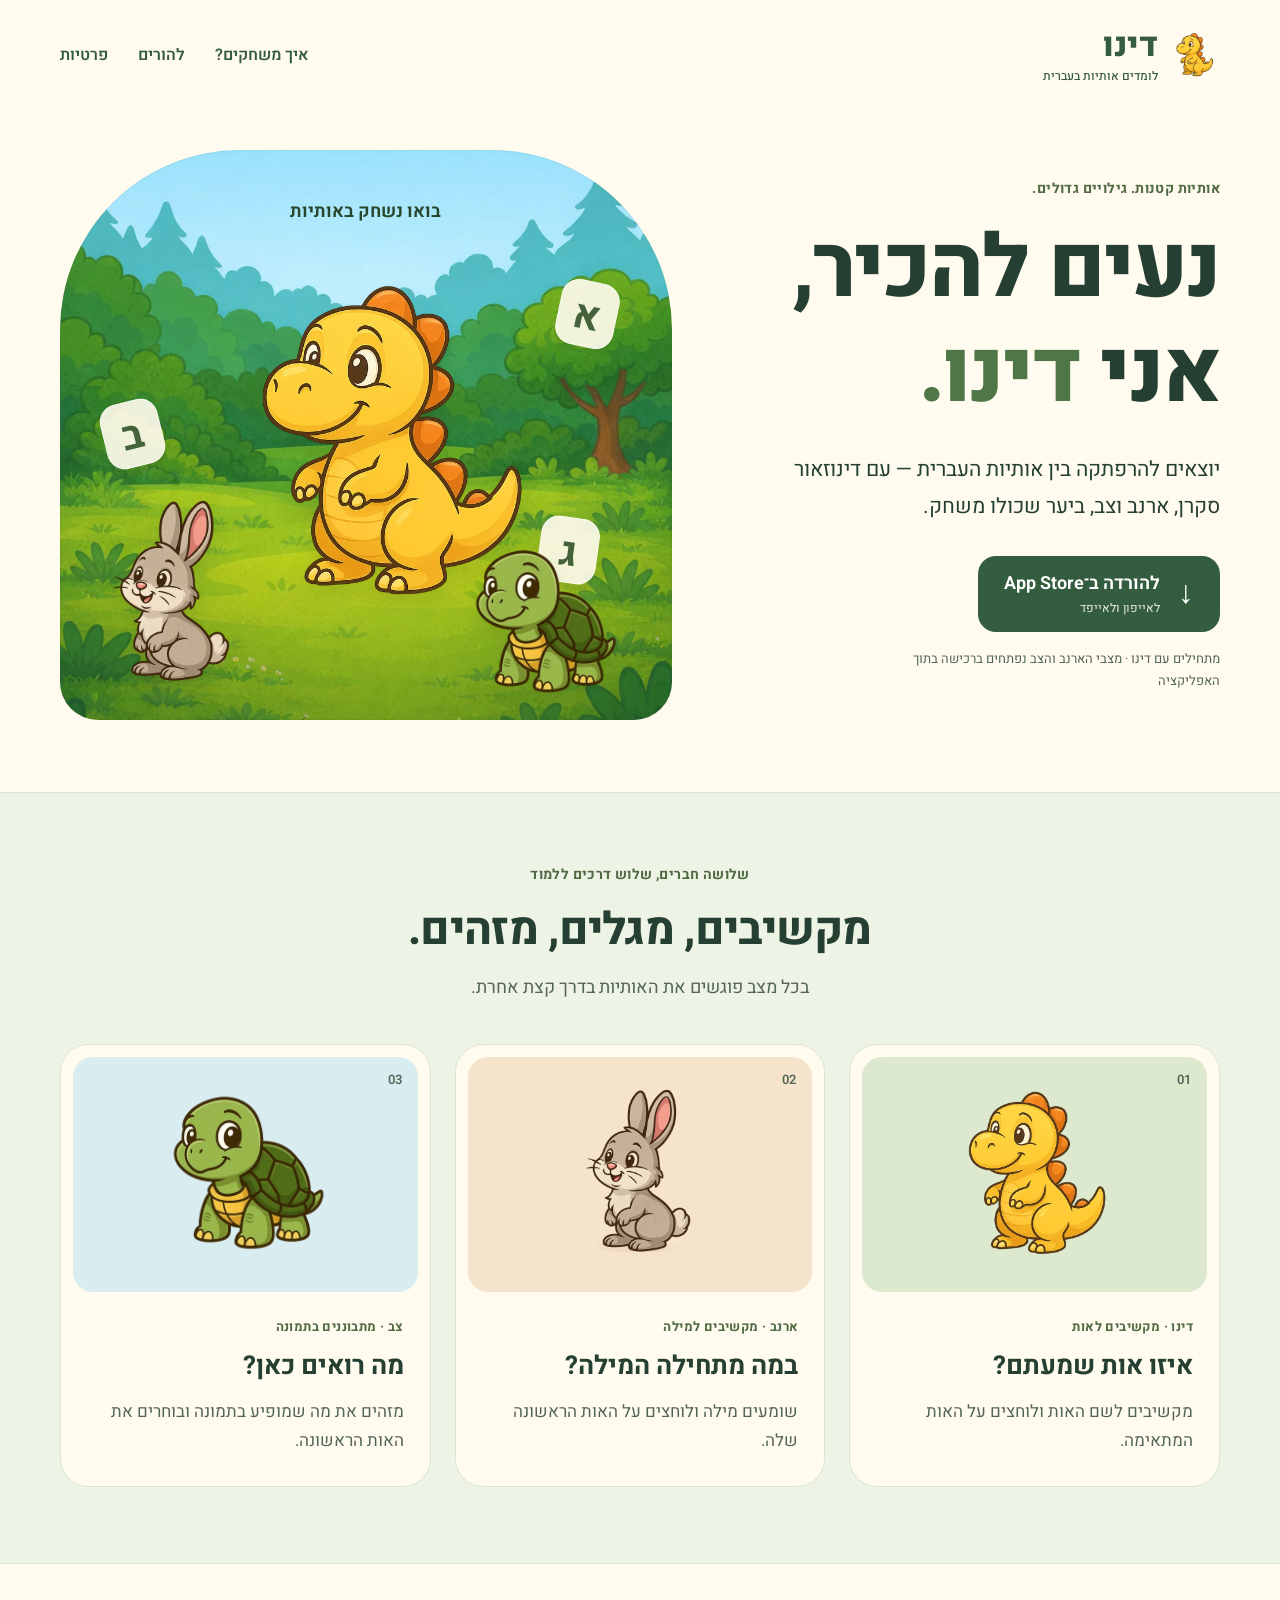
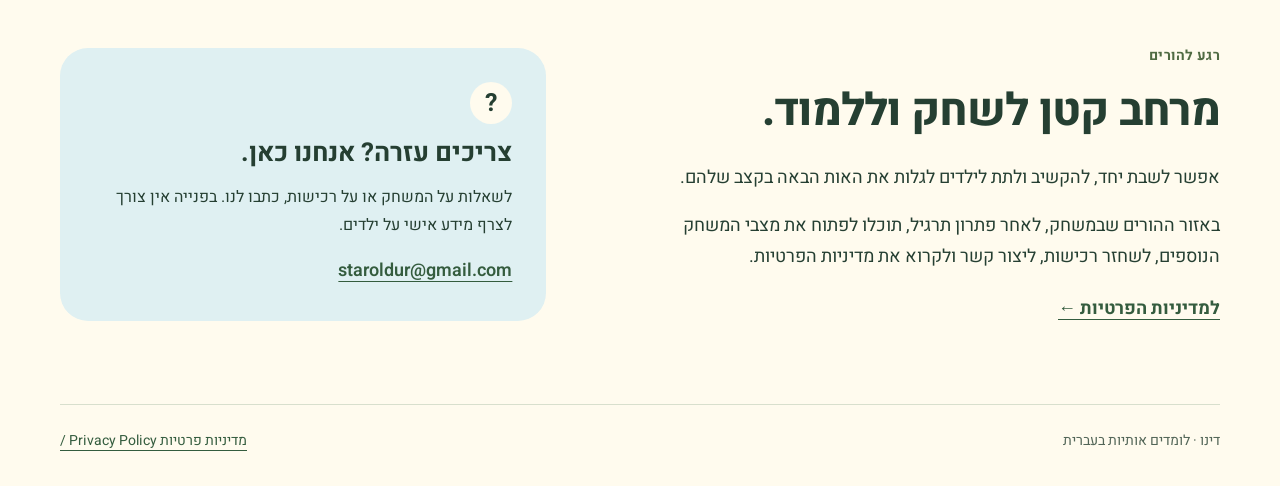
<file: index.html>
<!doctype html>
<html lang="he" dir="rtl">
<head>
  <meta charset="utf-8">
  <meta name="viewport" content="width=device-width, initial-scale=1">
  <meta name="description" content="דינו — משחק ללימוד אותיות בעברית עם דינוזאור, ארנב וצב. שלושה מצבי משחק קטנים בעולם של יער.">
  <meta name="theme-color" content="#eef5e5">
  <title>דינו — לומדים אותיות, משחקים יחד</title>
  <link rel="icon" href="assets/dino.webp" type="image/webp">
  <link rel="stylesheet" href="styles.css">
</head>
<body>
  <a class="skip" href="#main">דילוג לתוכן</a>
  <header class="site-header wrap">
    <a class="brand" href="index.html" aria-label="דינו — עמוד הבית"><img src="assets/dino.webp" width="52" height="52" alt=""><span>דינו<span class="brand-sub">לומדים אותיות בעברית</span></span></a>
    <nav aria-label="ניווט ראשי"><a href="#modes">איך משחקים?</a><a href="#parents">להורים</a><a href="privacy.html">פרטיות</a></nav>
  </header>
  <main id="main">
    <section class="hero wrap" aria-labelledby="hero-title">
      <div class="hero-copy">
        <p class="eyebrow">אותיות קטנות. גילויים גדולים.</p>
        <h1 id="hero-title">נעים להכיר,<br>אני <span>דינו.</span></h1>
        <p class="intro">יוצאים להרפתקה בין אותיות העברית — עם דינוזאור סקרן, ארנב וצב, ביער שכולו משחק.</p>
        <a class="button store" href="https://apps.apple.com/app/id6765877243"><span aria-hidden="true">↓</span><span>להורדה ב־<bdi lang="en" dir="ltr">App Store</bdi><small>לאייפון ולאייפד</small></span></a>
        <p class="caption">מתחילים עם דינו · מצבי הארנב והצב נפתחים ברכישה בתוך האפליקציה</p>
      </div>
      <div class="forest" role="img" aria-label="דינו, הארנב והצב נפגשים ביער של המשחק">
        <span class="forest-note">בואו נשחק באותיות</span>
        <img class="hero-dino" src="assets/dino.webp" width="420" height="420" alt="" fetchpriority="high">
        <img class="hero-bunny" src="assets/bunny.webp" width="240" height="300" alt="">
        <img class="hero-turtle" src="assets/turtle.webp" width="260" height="260" alt="">
        <span class="letter letter-a" aria-hidden="true">א</span><span class="letter letter-b" aria-hidden="true">ב</span><span class="letter letter-c" aria-hidden="true">ג</span>
      </div>
    </section>
    <section class="modes-section" id="modes" aria-labelledby="modes-title">
      <div class="wrap">
        <div class="section-heading"><p class="eyebrow">שלושה חברים, שלוש דרכים ללמוד</p><h2 id="modes-title">מקשיבים, מגלים, מזהים.</h2><p>בכל מצב פוגשים את האותיות בדרך קצת אחרת.</p></div>
        <div class="modes">
          <article class="mode"><div class="portrait mint"><img src="assets/dino.webp" width="220" height="220" alt="דינו הדינוזאור" loading="lazy"><span class="mode-number" aria-hidden="true">01</span></div><div class="mode-copy"><p class="eyebrow">דינו · מקשיבים לאות</p><h3>איזו אות שמעתם?</h3><p>מקשיבים לשם האות ולוחצים על האות המתאימה.</p></div></article>
          <article class="mode"><div class="portrait peach"><img src="assets/bunny.webp" width="220" height="220" alt="הארנב" loading="lazy"><span class="mode-number" aria-hidden="true">02</span></div><div class="mode-copy"><p class="eyebrow">ארנב · מקשיבים למילה</p><h3>במה מתחילה המילה?</h3><p>שומעים מילה ולוחצים על האות הראשונה שלה.</p></div></article>
          <article class="mode"><div class="portrait blue"><img src="assets/turtle.webp" width="220" height="220" alt="הצב" loading="lazy"><span class="mode-number" aria-hidden="true">03</span></div><div class="mode-copy"><p class="eyebrow">צב · מתבוננים בתמונה</p><h3>מה רואים כאן?</h3><p>מזהים את מה שמופיע בתמונה ובוחרים את האות הראשונה.</p></div></article>
        </div>
      </div>
    </section>
    <section class="parents wrap" id="parents" aria-labelledby="parents-title">
      <div><p class="eyebrow">רגע להורים</p><h2 id="parents-title">מרחב קטן לשחק וללמוד.</h2><p>אפשר לשבת יחד, להקשיב ולתת לילדים לגלות את האות הבאה בקצב שלהם.</p><p>באזור ההורים שבמשחק, לאחר פתרון תרגיל, תוכלו לפתוח את מצבי המשחק הנוספים, לשחזר רכישות, ליצור קשר ולקרוא את מדיניות הפרטיות.</p><a class="text-link" href="privacy.html">למדיניות הפרטיות <span aria-hidden="true">←</span></a></div>
      <aside class="support" aria-labelledby="support-title"><span class="support-mark" aria-hidden="true">?</span><h3 id="support-title">צריכים עזרה? אנחנו כאן.</h3><p>לשאלות על המשחק או על רכישות, כתבו לנו. בפנייה אין צורך לצרף מידע אישי על ילדים.</p><a href="mailto:staroldur@gmail.com"><bdi dir="ltr">staroldur@gmail.com</bdi></a></aside>
    </section>
  </main>
  <footer class="wrap site-footer"><span>דינו · לומדים אותיות בעברית</span><a href="privacy.html">מדיניות פרטיות <span lang="en" dir="ltr">/ Privacy Policy</span></a></footer>
</body>
</html>
</file>
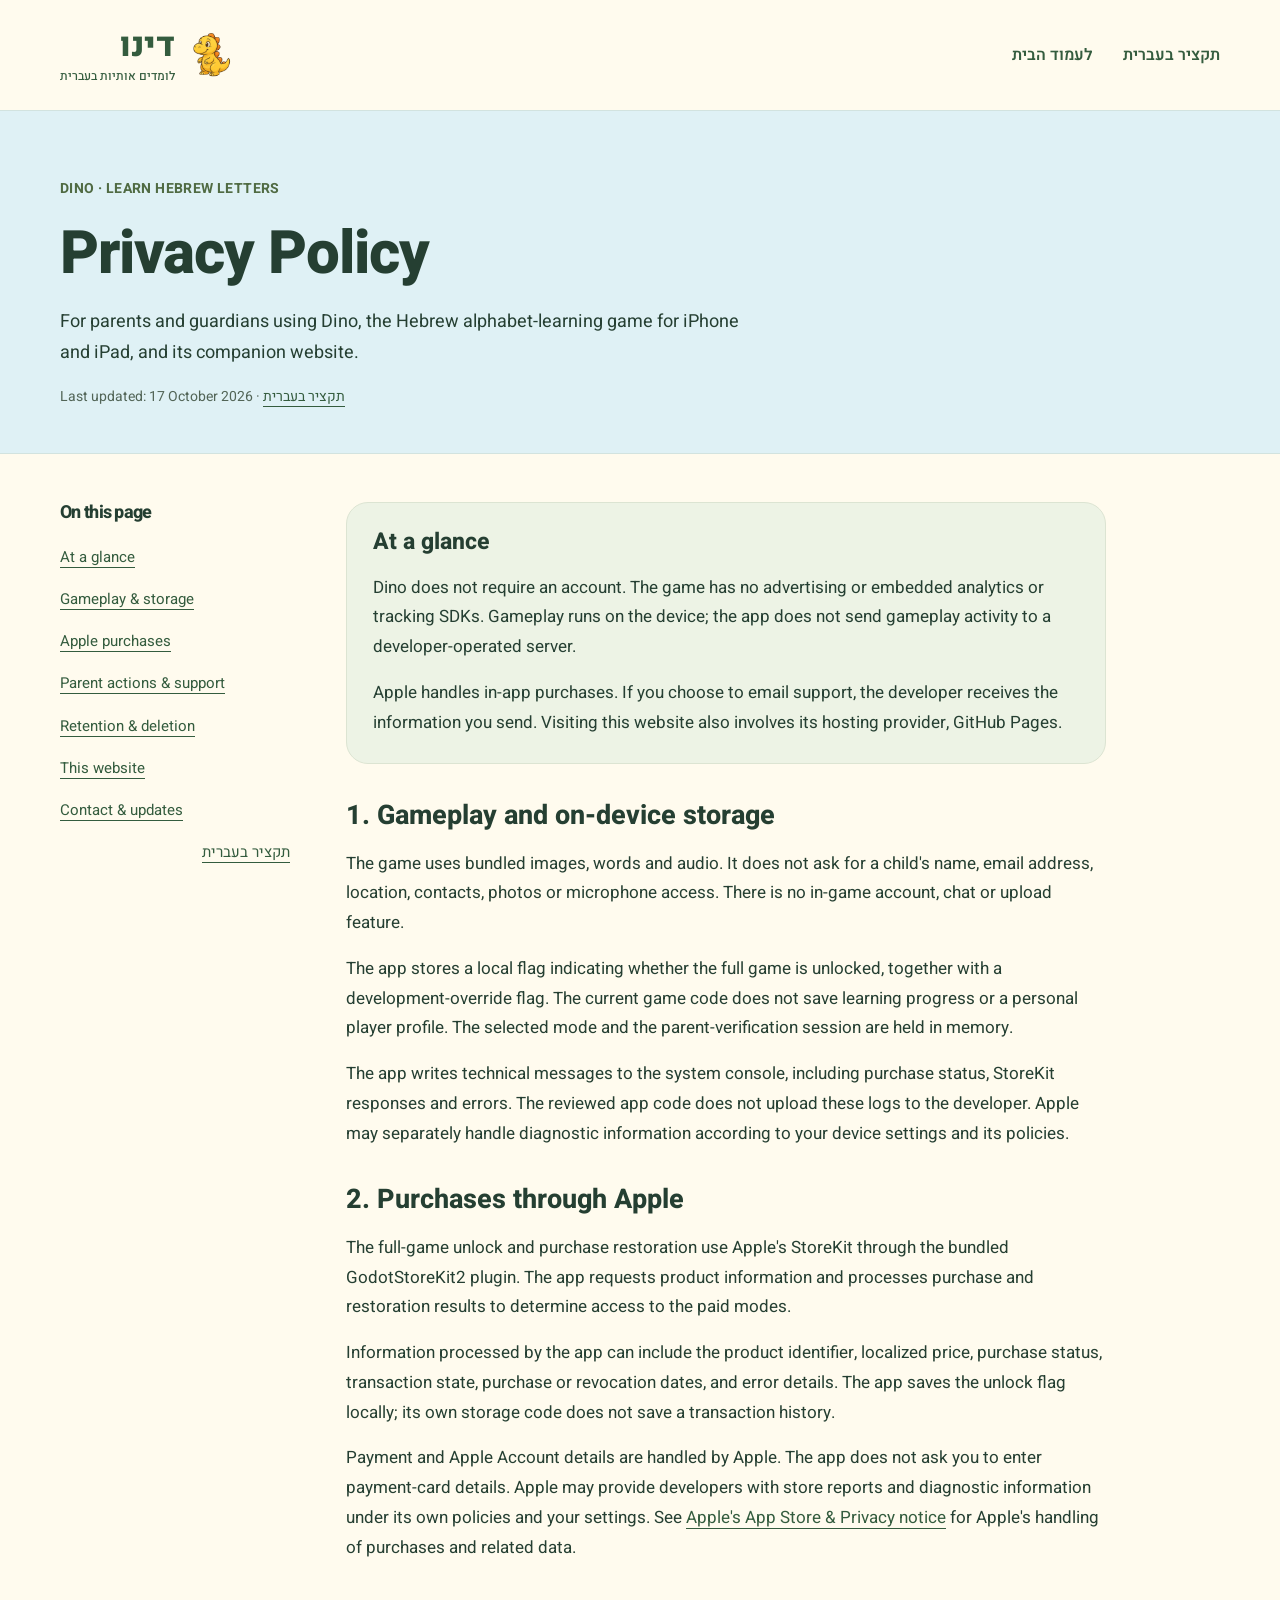
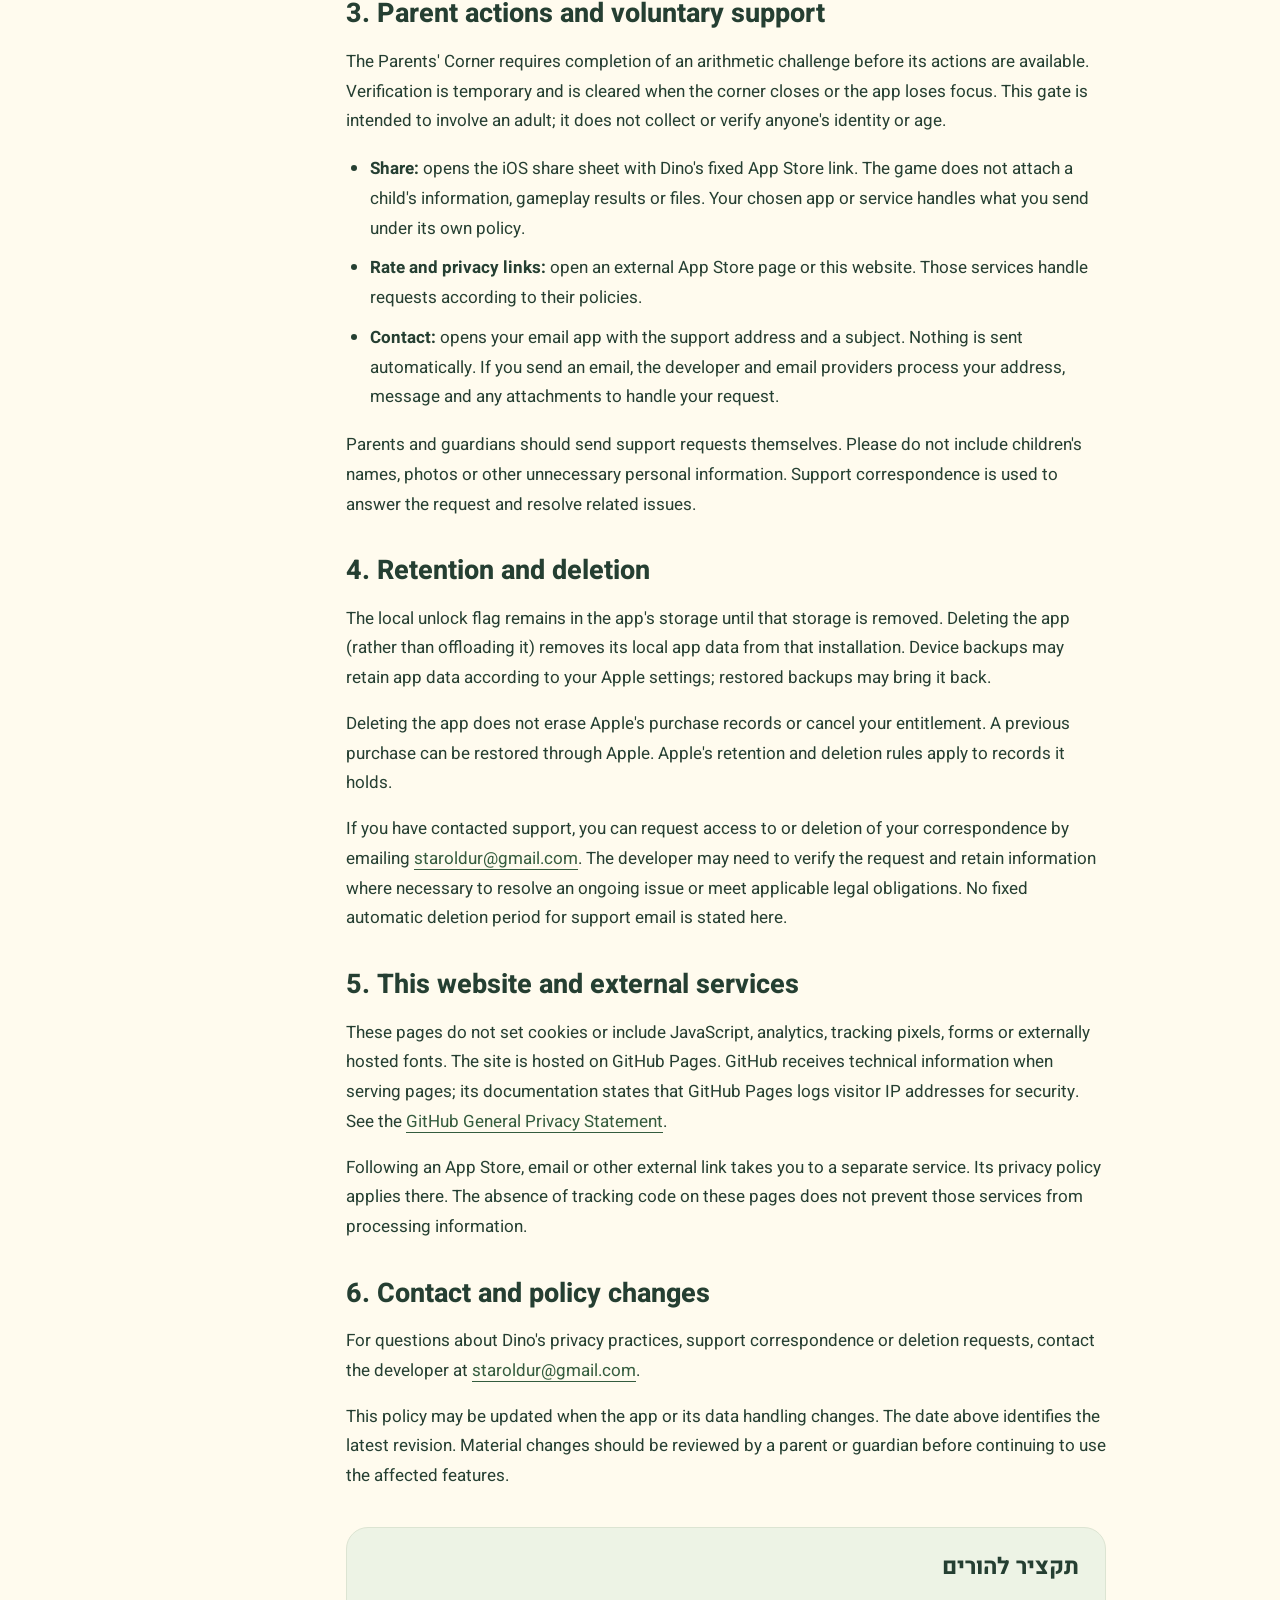
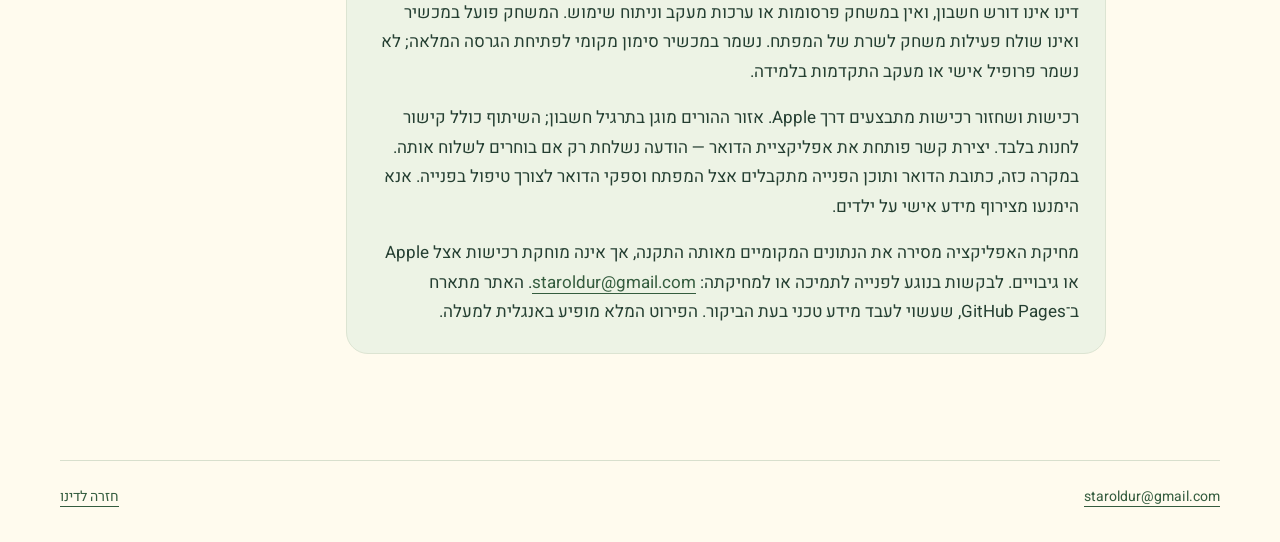
<file: privacy.html>
<!doctype html>
<html lang="en" dir="ltr">
<head>
  <meta charset="utf-8">
  <meta name="viewport" content="width=device-width, initial-scale=1">
  <meta name="description" content="Dino privacy policy: on-device storage, Apple purchases, parental controls, sharing and support correspondence.">
  <meta name="theme-color" content="#dff1f5">
  <title>Privacy Policy · Dino | מדיניות פרטיות</title>
  <link rel="icon" href="assets/dino.webp" type="image/webp">
  <link rel="stylesheet" href="styles.css">
</head>
<body>
  <a class="skip" href="#main">Skip to content</a>
  <header class="site-header wrap">
    <a class="brand" href="index.html" lang="he" dir="rtl" aria-label="דינו — עמוד הבית"><img src="assets/dino.webp" width="52" height="52" alt=""><span>דינו<span class="brand-sub">לומדים אותיות בעברית</span></span></a>
    <nav aria-label="Main navigation"><a href="index.html" lang="he" dir="rtl">לעמוד הבית</a><a href="#hebrew" lang="he" dir="rtl">תקציר בעברית</a></nav>
  </header>
  <main id="main">
    <div class="policy-header"><div class="wrap"><p class="eyebrow">DINO · LEARN HEBREW LETTERS</p><h1>Privacy Policy</h1><p>For parents and guardians using Dino, the Hebrew alphabet-learning game for iPhone and iPad, and its companion website.</p><p class="policy-meta">Last updated: <time datetime="2026-10-17">17 October 2026</time> · <a href="#hebrew" lang="he" dir="rtl">תקציר בעברית</a></p></div></div>
    <div class="wrap policy-layout">
      <nav class="policy-nav" aria-label="On this page"><h2>On this page</h2><a href="#overview">At a glance</a><a href="#game">Gameplay &amp; storage</a><a href="#purchases">Apple purchases</a><a href="#parents">Parent actions &amp; support</a><a href="#retention">Retention &amp; deletion</a><a href="#website">This website</a><a href="#contact">Contact &amp; updates</a><a href="#hebrew" lang="he" dir="rtl">תקציר בעברית</a></nav>
      <div class="policy-content">
        <section class="summary" id="overview" aria-labelledby="overview-title"><h2 id="overview-title">At a glance</h2><p>Dino does not require an account. The game has no advertising or embedded analytics or tracking SDKs. Gameplay runs on the device; the app does not send gameplay activity to a developer-operated server.</p><p>Apple handles in-app purchases. If you choose to email support, the developer receives the information you send. Visiting this website also involves its hosting provider, GitHub Pages.</p></section>
        <section id="game" aria-labelledby="game-title"><h2 id="game-title">1. Gameplay and on-device storage</h2><p>The game uses bundled images, words and audio. It does not ask for a child's name, email address, location, contacts, photos or microphone access. There is no in-game account, chat or upload feature.</p><p>The app stores a local flag indicating whether the full game is unlocked, together with a development-override flag. The current game code does not save learning progress or a personal player profile. The selected mode and the parent-verification session are held in memory.</p><p>The app writes technical messages to the system console, including purchase status, StoreKit responses and errors. The reviewed app code does not upload these logs to the developer. Apple may separately handle diagnostic information according to your device settings and its policies.</p></section>
        <section id="purchases" aria-labelledby="purchases-title"><h2 id="purchases-title">2. Purchases through Apple</h2><p>The full-game unlock and purchase restoration use Apple's StoreKit through the bundled GodotStoreKit2 plugin. The app requests product information and processes purchase and restoration results to determine access to the paid modes.</p><p>Information processed by the app can include the product identifier, localized price, purchase status, transaction state, purchase or revocation dates, and error details. The app saves the unlock flag locally; its own storage code does not save a transaction history.</p><p>Payment and Apple Account details are handled by Apple. The app does not ask you to enter payment-card details. Apple may provide developers with store reports and diagnostic information under its own policies and your settings. See <a href="https://www.apple.com/legal/privacy/data/en/app-store/">Apple's App Store &amp; Privacy notice</a> for Apple's handling of purchases and related data.</p></section>
        <section id="parents" aria-labelledby="parents-title"><h2 id="parents-title">3. Parent actions and voluntary support</h2><p>The Parents' Corner requires completion of an arithmetic challenge before its actions are available. Verification is temporary and is cleared when the corner closes or the app loses focus. This gate is intended to involve an adult; it does not collect or verify anyone's identity or age.</p><ul><li><strong>Share:</strong> opens the iOS share sheet with Dino's fixed App Store link. The game does not attach a child's information, gameplay results or files. Your chosen app or service handles what you send under its own policy.</li><li><strong>Rate and privacy links:</strong> open an external App Store page or this website. Those services handle requests according to their policies.</li><li><strong>Contact:</strong> opens your email app with the support address and a subject. Nothing is sent automatically. If you send an email, the developer and email providers process your address, message and any attachments to handle your request.</li></ul><p>Parents and guardians should send support requests themselves. Please do not include children's names, photos or other unnecessary personal information. Support correspondence is used to answer the request and resolve related issues.</p></section>
        <section id="retention" aria-labelledby="retention-title"><h2 id="retention-title">4. Retention and deletion</h2><p>The local unlock flag remains in the app's storage until that storage is removed. Deleting the app (rather than offloading it) removes its local app data from that installation. Device backups may retain app data according to your Apple settings; restored backups may bring it back.</p><p>Deleting the app does not erase Apple's purchase records or cancel your entitlement. A previous purchase can be restored through Apple. Apple's retention and deletion rules apply to records it holds.</p><p>If you have contacted support, you can request access to or deletion of your correspondence by emailing <a href="mailto:staroldur@gmail.com">staroldur@gmail.com</a>. The developer may need to verify the request and retain information where necessary to resolve an ongoing issue or meet applicable legal obligations. No fixed automatic deletion period for support email is stated here.</p></section>
        <section id="website" aria-labelledby="website-title"><h2 id="website-title">5. This website and external services</h2><p>These pages do not set cookies or include JavaScript, analytics, tracking pixels, forms or externally hosted fonts. The site is hosted on GitHub Pages. GitHub receives technical information when serving pages; its documentation states that GitHub Pages logs visitor IP addresses for security. See the <a href="https://docs.github.com/en/site-policy/privacy-policies/github-general-privacy-statement">GitHub General Privacy Statement</a>.</p><p>Following an App Store, email or other external link takes you to a separate service. Its privacy policy applies there. The absence of tracking code on these pages does not prevent those services from processing information.</p></section>
        <section id="contact" aria-labelledby="contact-title"><h2 id="contact-title">6. Contact and policy changes</h2><p>For questions about Dino's privacy practices, support correspondence or deletion requests, contact the developer at <a href="mailto:staroldur@gmail.com">staroldur@gmail.com</a>.</p><p>This policy may be updated when the app or its data handling changes. The date above identifies the latest revision. Material changes should be reviewed by a parent or guardian before continuing to use the affected features.</p></section>
        <section class="summary" id="hebrew" lang="he" dir="rtl" aria-labelledby="hebrew-title"><h2 id="hebrew-title">תקציר להורים</h2><p>דינו אינו דורש חשבון, ואין במשחק פרסומות או ערכות מעקב וניתוח שימוש. המשחק פועל במכשיר ואינו שולח פעילות משחק לשרת של המפתח. נשמר במכשיר סימון מקומי לפתיחת הגרסה המלאה; לא נשמר פרופיל אישי או מעקב התקדמות בלמידה.</p><p>רכישות ושחזור רכישות מתבצעים דרך Apple. אזור ההורים מוגן בתרגיל חשבון; השיתוף כולל קישור לחנות בלבד. יצירת קשר פותחת את אפליקציית הדואר — הודעה נשלחת רק אם בוחרים לשלוח אותה. במקרה כזה, כתובת הדואר ותוכן הפנייה מתקבלים אצל המפתח וספקי הדואר לצורך טיפול בפנייה. אנא הימנעו מצירוף מידע אישי על ילדים.</p><p>מחיקת האפליקציה מסירה את הנתונים המקומיים מאותה התקנה, אך אינה מוחקת רכישות אצל Apple או גיבויים. לבקשות בנוגע לפנייה לתמיכה או למחיקתה: <a href="mailto:staroldur@gmail.com"><bdi dir="ltr">staroldur@gmail.com</bdi></a>. האתר מתארח ב־<bdi lang="en" dir="ltr">GitHub Pages</bdi>, שעשוי לעבד מידע טכני בעת הביקור. הפירוט המלא מופיע באנגלית למעלה.</p></section>
      </div>
    </div>
  </main>
  <footer class="wrap site-footer"><a href="index.html" lang="he" dir="rtl">חזרה לדינו</a><a href="mailto:staroldur@gmail.com">staroldur@gmail.com</a></footer>
</body>
</html>
</file>
<file: styles.css>
@font-face {
  font-family:Heebo;
  src:url('assets/Heebo.ttf') format('truetype');
  font-style:normal;
  font-weight:100 900;
  font-display:swap
}
:root {
  --cream:#fffbee;
  --ink:#253f32;
  --green:#345c3e;
  --muted:#526557;
  --line:#d8dfcd;
  --sky:#dff1f5
}
* {
  box-sizing:border-box
}
html {
  scroll-behavior:smooth;
  scroll-padding-top:24px
}
body {
  margin:0;
  background:var(--cream);
  color:var(--ink);
  font-family:Heebo,Arial,sans-serif;
  font-size:18px;
  line-height:1.75
}
a {
  color:var(--green);
  text-underline-offset:5px
}
a:hover {
  text-decoration-thickness:2px
}
a:focus-visible {
  outline:3px solid #92501e;
  outline-offset:5px;
  border-radius:4px
}
img {
  max-width:100%;
  height:auto
}
h1,h2,h3,p {
  margin:0
}
h1,h2,h3 {
  line-height:1.2
}
h1 {
  font-size:clamp(58px,6.8vw,94px);
  font-weight:800;
  letter-spacing:-2px
}
h1 span {
  color:#4e7647
}
h2 {
  font-size:clamp(30px,3.5vw,46px);
  font-weight:750;
  letter-spacing:-.7px
}
h3 {
  font-size:26px
}
p+p {
  margin-top:16px
}
.wrap {
  width:min(1160px,calc(100% - 64px));
  margin-inline:auto
}
.site-header {
  display:flex;
  align-items:center;
  justify-content:space-between;
  gap:24px;
  padding-block:25px
}
.brand {
  display:flex;
  align-items:center;
  gap:10px;
  font-size:33px;
  font-weight:800;
  text-decoration:none;
  line-height:1
}
.brand img {
  object-fit:contain;
  width:52px;
  height:60px
}
.brand-sub {
  display:block;
  font-size:12px;
  font-weight:500;
  margin-top:8px;
  letter-spacing:0
}
.site-header nav {
  display:flex;
  gap:30px;
  font-size:16px;
  font-weight:600
}
.site-header nav a {
  text-decoration:none
}
.site-header nav a:hover {
  text-decoration:underline
}
.skip {
  position:absolute;
  top:-100px;
  right:16px;
  z-index:10;
  background:white;
  padding:12px
}
.skip:focus {
  top:12px
}
.hero {
  display:grid;
  grid-template-columns: .9fr 1.1fr;
  gap:48px;
  align-items:center;
  padding-block:40px 72px
}
.eyebrow {
  font-size:14px;
  letter-spacing:.4px;
  font-weight:700;
  color:#506b43;
  margin-bottom:16px
}
.intro {
  font-size:21px;
  max-width:430px;
  margin-top:26px
}
.button {
  display:inline-flex;
  align-items:center;
  justify-content:center;
  gap:18px;
  border-radius:18px;
  background:var(--green);
  color:white;
  padding:15px 26px;
  text-decoration:none;
  font-size:18px;
  font-weight:650;
  line-height:1.4;
  min-height:64px
}
.button:hover {
  background:#26482e
}
.store {
  margin-top:30px
}
.store>span:first-child {
  font-size:32px;
  font-weight:400
}
.store small {
  display:block;
  font-size:12px;
  font-weight:400;
  opacity:.9;
  margin-top:4px
}
.caption {
  font-size:13px;
  color:var(--muted);
  margin-top:16px;
  max-width:340px
}
.forest {
  position:relative;
  isolation:isolate;
  height:570px;
  border-radius:180px 180px 38px 38px;
  background:#b6d9bc url('assets/forest.webp') center/cover;
  overflow:hidden;
  box-shadow:inset 0 0 0 1px #253f3210
}
.forest:after {
  content:'';
  position:absolute;
  inset:60% 0 0;
  background:linear-gradient(transparent,#27472635);
  z-index:-1
}
.forest-note {
  position:absolute;
  top:46px;
  inset-inline:0;
  text-align:center;
  font-size:18px;
  font-weight:650;
  color:#27472d
}
.forest img {
  position:absolute;
  object-fit:contain;
  filter:drop-shadow(0 12px 10px #244b2422)
}
.hero-dino {
  width:67%;
  height:65%;
  left:20%;
  top:19%;
  z-index:2
}
.hero-bunny {
  width:37%;
  height:40%;
  left:0;
  bottom:2%;
  z-index:3
}
.hero-turtle {
  width:42%;
  height:32%;
  right:0;
  bottom:1%;
  z-index:3
}
.letter {
  position:absolute;
  background:#fffbeee8;
  border:1px solid #fff9;
  border-radius:18px;
  width:59px;
  height:66px;
  display:grid;
  place-items:center;
  font-size:40px;
  font-weight:700;
  color:#45623a;
  box-shadow:0 6px 0 #3553291c
}
.letter-a {
  top:23%;
  right:9%;
  transform:rotate(12deg)
}
.letter-b {
  top:44%;
  left:7%;
  transform:rotate(-14deg)
}
.letter-c {
  bottom:24%;
  right:12%;
  transform:rotate(8deg)
}
.modes-section {
  background:#edf3e5;
  padding-block:70px 76px;
  border-block:1px solid #dce5d4
}
.section-heading {
  text-align:center;
  margin-bottom:40px
}
.section-heading>p:last-child {
  color:var(--muted);
  margin-top:15px
}
.modes {
  display:grid;
  grid-template-columns:repeat(3,1fr);
  gap:24px
}
.mode {
  background:var(--cream);
  border-radius:28px;
  overflow:hidden;
  border:1px solid #dce4d2
}
.portrait {
  height:235px;
  position:relative;
  display:flex;
  align-items:center;
  justify-content:center;
  margin:12px;
  border-radius:20px
}
.portrait img {
  width:195px;
  height:205px;
  object-fit:contain
}
.mint {
  background:#dce9cf
}
.peach {
  background:#f5e3cb
}
.blue {
  background:#d9edf0
}
.mode-number {
  position:absolute;
  top:12px;
  inset-inline-start:16px;
  font-size:13px;
  font-weight:600;
  color:#526557
}
.mode-copy {
  padding:12px 26px 30px
}
.mode-copy .eyebrow {
  font-size:13px;
  margin-bottom:12px
}
.mode-copy p:last-child {
  font-size:17px;
  color:var(--muted);
  margin-top:15px
}
.parents {
  display:grid;
  grid-template-columns:1.2fr 1fr;
  gap:90px;
  align-items:center;
  padding-block:80px
}
.parents h2 {
  margin-bottom:24px
}
.parents p {
  max-width:600px
}
.text-link {
  display:inline-block;
  margin-top:20px;
  font-weight:700
}
.support {
  background:#dff0f2;
  border-radius:28px;
  padding:34px
}
.support h3 {
  margin-block:14px
}
.support p {
  font-size:16px;
  margin-bottom:16px
}
.support>a {
  font-size:18px;
  font-weight:600;
  overflow-wrap:anywhere
}
.support-mark {
  display:grid;
  place-items:center;
  background:#fffbee;
  border-radius:50%;
  width:42px;
  height:42px;
  font-size:25px;
  font-weight:700
}
.site-footer {
  border-top:1px solid var(--line);
  padding-block:24px 32px;
  display:flex;
  justify-content:space-between;
  gap:24px;
  font-size:14px;
  color:var(--muted)
}
.policy-header {
  background:var(--sky);
  padding:50px 0 44px;
  border-block:1px solid #d2e3df
}
.policy-header h1 {
  font-size:clamp(36px,5vw,60px);
  letter-spacing:-1px
}
.policy-header p {
  margin-top:16px;
  max-width:700px
}
.policy-meta {
  font-size:14px;
  color:var(--muted)
}
.policy-layout {
  display:grid;
  grid-template-columns:230px minmax(0,760px);
  gap:56px;
  padding-block:48px 70px;
  align-items:start
}
.policy-nav {
  position:sticky;
  top:24px;
  font-size:15px
}
.policy-nav h2 {
  font-size:18px;
  margin-bottom:12px
}
.policy-nav a {
  display:block;
  padding-block:8px;
  min-height:40px
}
.policy-content {
  min-width:0
}
.policy-content section {
  margin-bottom:36px;
  scroll-margin-top:24px
}
.policy-content h2 {
  font-size:27px;
  letter-spacing:0;
  margin-bottom:16px
}
.policy-content h3 {
  font-size:21px;
  margin-bottom:12px
}
.policy-content p,.policy-content li {
  font-size:17px
}
.policy-content ul {
  padding-inline-start:24px
}
.policy-content li {
  margin-block:10px
}
.summary {
  padding:26px;
  background:#edf3e5;
  border-radius:22px;
  border:1px solid #dce4d2
}
.summary h2 {
  font-size:23px
}
.policy-content a {
  overflow-wrap:anywhere
}
.policy-content .updated {
  font-size:14px;
  color:var(--muted)
}
@media(max-width:900px) {
  .hero {
    gap:28px
  }
  .forest {
    height:500px
  }
  .parents {
    gap:36px
  }
  .mode-copy {
    padding-inline:20px
  }
  .mode h3 {
    font-size:23px
  }
  .policy-layout {
    grid-template-columns:180px minmax(0,1fr);
    gap:28px
  }
}
@media(max-width:650px) {
  body {
    font-size:17px
  }
  .wrap {
    width:calc(100% - 36px)
  }
  .site-header {
    padding-block:18px;
    align-items:flex-start;
    gap:14px
  }
  .brand {
    font-size:28px
  }
  .brand img {
    width:40px;
    height:48px
  }
  .brand-sub {
    font-size:10px
  }
  .site-header nav {
    gap:14px;
    font-size:13px;
    flex-wrap:wrap;
    justify-content:flex-end;
    padding-top:10px
  }
  .hero {
    grid-template-columns:1fr;
    padding-block:28px 42px;
    gap:32px
  }
  .hero-copy {
    max-width:470px
  }
  .hero h1 {
    font-size:68px
  }
  .intro {
    font-size:20px;
    margin-top:20px
  }
  .forest {
    height:430px;
    max-width:490px;
    width:100%;
    margin-inline:auto;
    border-radius:130px 130px 28px 28px
  }
  .forest-note {
    top:32px;
    font-size:16px
  }
  .letter {
    width:48px;
    height:55px;
    font-size:34px
  }
  .modes-section {
    padding-block:42px
  }
  .modes {
    grid-template-columns:1fr;
    gap:20px
  }
  .mode {
    display:grid;
    grid-template-columns:125px 1fr;
    align-items:center
  }
  .portrait {
    height:170px;
    margin:10px
  }
  .portrait img {
    width:110px;
    height:140px
  }
  .mode-number {
    top:6px;
    inset-inline-start:9px;
    font-size:11px
  }
  .mode-copy {
    padding:18px 10px 18px 18px
  }
  .mode-copy .eyebrow {
    font-size:11px
  }
  .mode h3 {
    font-size:22px
  }
  .mode-copy p:last-child {
    font-size:15px;
    margin-top:10px
  }
  .parents {
    grid-template-columns:1fr;
    padding-block:46px;
    gap:30px
  }
  .support {
    padding:28px
  }
  .site-footer {
    flex-direction:column;
    gap:12px
  }
  .policy-header {
    padding-block:32px
  }
  .policy-layout {
    grid-template-columns:1fr;
    padding-block:28px 40px;
    gap:30px
  }
  .policy-nav {
    position:static;
    border-bottom:1px solid var(--line);
    padding-bottom:20px
  }
  .policy-nav a {
    display:inline-block;
    margin-inline-end:20px
  }
  .policy-content h2 {
    font-size:25px
  }
  .summary {
    padding:22px
  }
}
@media(prefers-reduced-motion:reduce) {
  html {
    scroll-behavior:auto
  }
}
@media print {
  body {
    background:white;
    color:black
  }
  .site-header nav,.policy-nav,.skip,.site-footer {
    display:none
  }
  .policy-layout {
    display:block
  }
  .wrap {
    width:100%
  }
  .policy-header {
    background:white;
    padding:20px 0
  }
  .policy-content section {
    break-inside:avoid
  }
  a {
    color:inherit
  }
}
</file>
